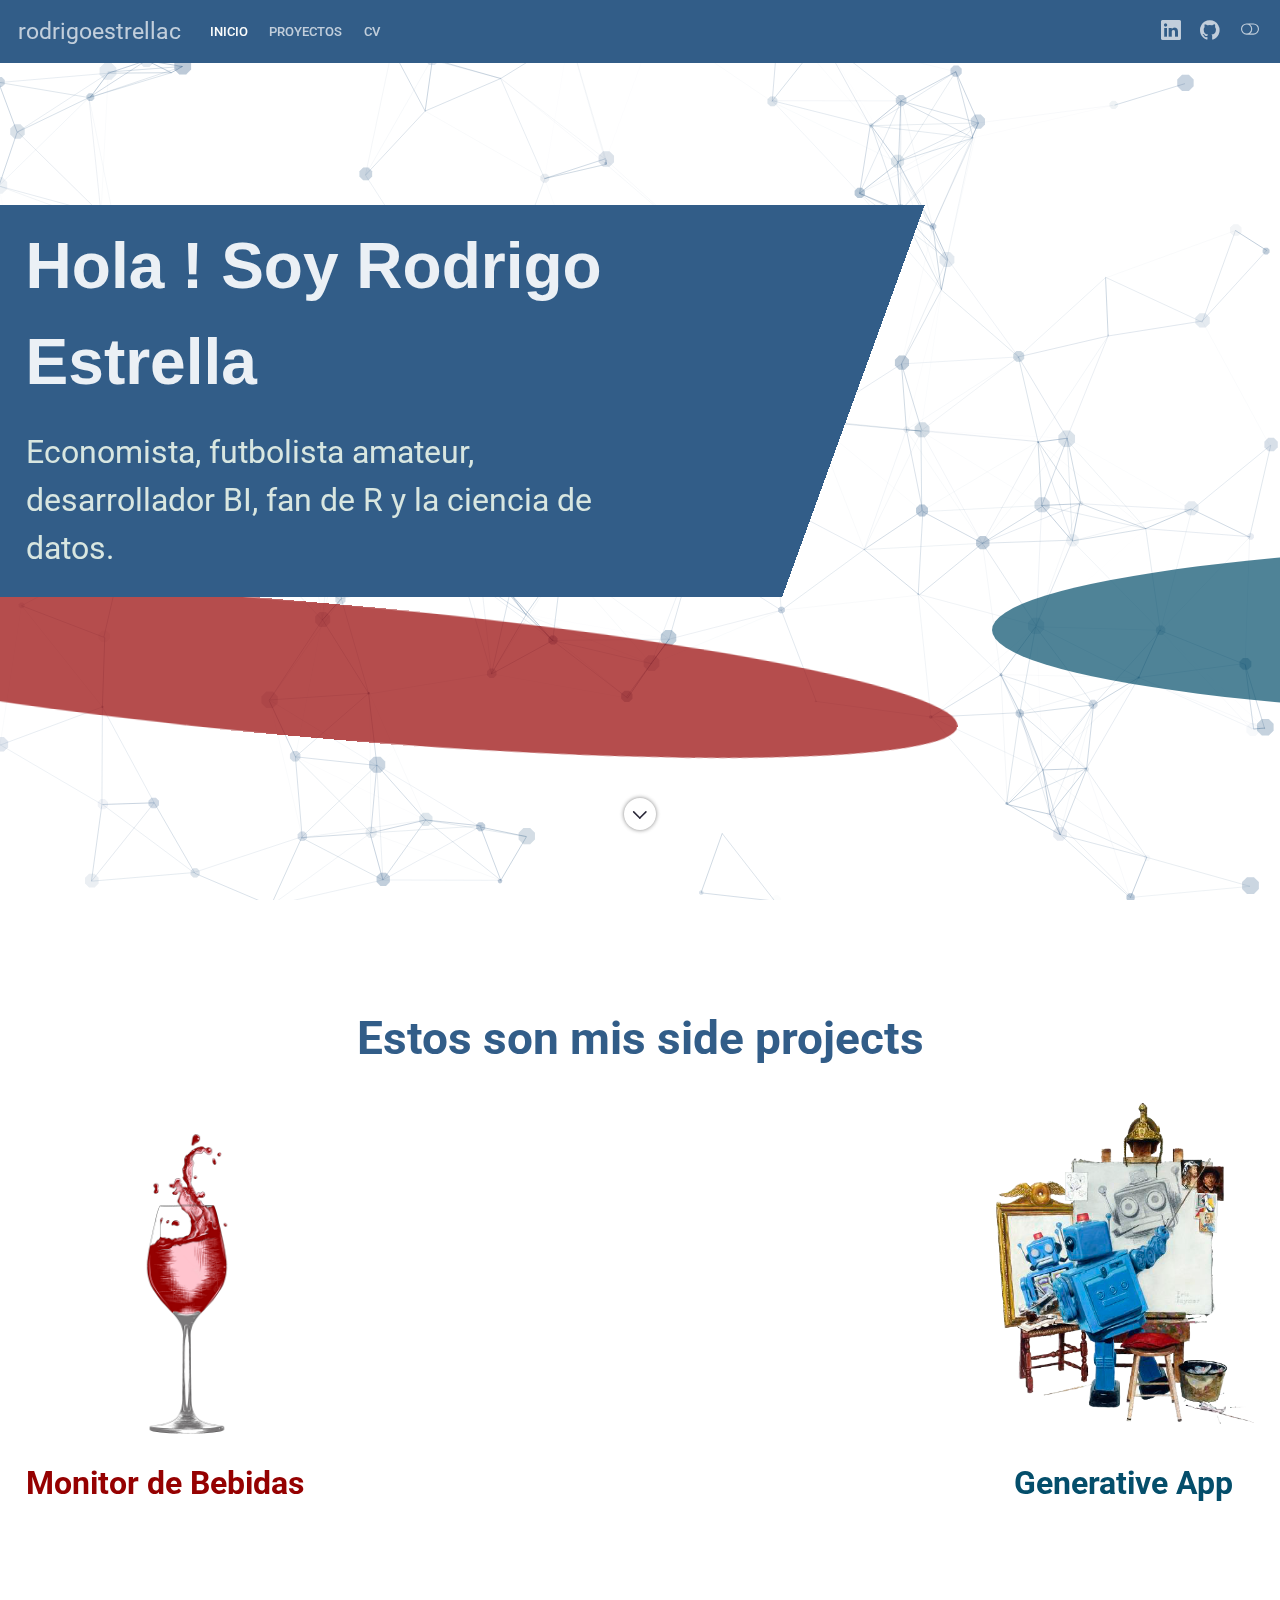
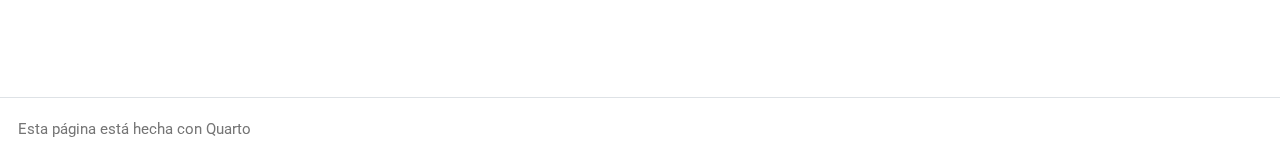
<file: index.html>
<!DOCTYPE html>
<html xmlns="http://www.w3.org/1999/xhtml" lang="en" xml:lang="en"><head>

<meta charset="utf-8">
<meta name="generator" content="quarto-1.0.36">

<meta name="viewport" content="width=device-width, initial-scale=1.0, user-scalable=yes">


<title>rodrigoestrellac -</title>
<style>
code{white-space: pre-wrap;}
span.smallcaps{font-variant: small-caps;}
span.underline{text-decoration: underline;}
div.column{display: inline-block; vertical-align: top; width: 50%;}
div.hanging-indent{margin-left: 1.5em; text-indent: -1.5em;}
ul.task-list{list-style: none;}
</style>


<script src="site_libs/quarto-nav/quarto-nav.js"></script>
<link href="./favicon.ico" rel="icon">
<script src="site_libs/clipboard/clipboard.min.js"></script>
<script src="site_libs/quarto-html/quarto.js"></script>
<script src="site_libs/quarto-html/popper.min.js"></script>
<script src="site_libs/quarto-html/tippy.umd.min.js"></script>
<script src="site_libs/quarto-html/anchor.min.js"></script>
<link href="site_libs/quarto-html/tippy.css" rel="stylesheet">
<link href="site_libs/quarto-html/quarto-syntax-highlighting.css" rel="stylesheet" class="quarto-color-scheme" id="quarto-text-highlighting-styles">
<link href="site_libs/quarto-html/quarto-syntax-highlighting-dark.css" rel="prefetch" class="quarto-color-scheme quarto-color-alternate" id="quarto-text-highlighting-styles">
<script src="site_libs/bootstrap/bootstrap.min.js"></script>
<link href="site_libs/bootstrap/bootstrap-icons.css" rel="stylesheet">
<link href="site_libs/bootstrap/bootstrap.min.css" rel="stylesheet" class="quarto-color-scheme" id="quarto-bootstrap" data-mode="light">
<link href="site_libs/bootstrap/bootstrap-dark.min.css" rel="prefetch" class="quarto-color-scheme quarto-color-alternate" id="quarto-bootstrap" data-mode="dark">
<script id="quarto-search-options" type="application/json">{
  "language": {
    "search-no-results-text": "No results",
    "search-matching-documents-text": "matching documents",
    "search-copy-link-title": "Copy link to search",
    "search-hide-matches-text": "Hide additional matches",
    "search-more-match-text": "more match in this document",
    "search-more-matches-text": "more matches in this document",
    "search-clear-button-title": "Clear",
    "search-detached-cancel-button-title": "Cancel",
    "search-submit-button-title": "Submit"
  }
}</script>
<style>html{ scroll-behavior: smooth; }</style>


<link rel="stylesheet" href="styles.css">
<meta property="og:title" content="rodrigoestrellac -">
<meta property="og:site-name" content="rodrigoestrellac">
</head>

<body class="nav-fixed fullcontent">

<div id="quarto-search-results"></div>
  <header id="quarto-header" class="headroom fixed-top">
    <nav class="navbar navbar-expand-lg navbar-dark ">
      <div class="navbar-container container-fluid">
      <a class="navbar-brand" href="./index.html">
    <span class="navbar-title">rodrigoestrellac</span>
  </a>
          <button class="navbar-toggler" type="button" data-bs-toggle="collapse" data-bs-target="#navbarCollapse" aria-controls="navbarCollapse" aria-expanded="false" aria-label="Toggle navigation" onclick="if (window.quartoToggleHeadroom) { window.quartoToggleHeadroom(); }">
  <span class="navbar-toggler-icon"></span>
</button>
          <div class="collapse navbar-collapse" id="navbarCollapse">
            <ul class="navbar-nav navbar-nav-scroll me-auto">
  <li class="nav-item">
    <a class="nav-link active" href="./index.html" aria-current="page">Inicio</a>
  </li>  
  <li class="nav-item">
    <a class="nav-link" href="./#proyectos">Proyectos</a>
  </li>  
  <li class="nav-item">
    <a class="nav-link" href="./about.html">CV</a>
  </li>  
</ul>
            <ul class="navbar-nav navbar-nav-scroll ms-auto">
  <li class="nav-item compact">
    <a class="nav-link" href="https://www.linkedin.com/in/rodrigo-agustin-estrella/"><i class="bi bi-linkedin" role="img">
</i> 
 </a>
  </li>  
  <li class="nav-item compact">
    <a class="nav-link" href="https://github.com/rodrigoestrellac"><i class="bi bi-github" role="img">
</i> 
 </a>
  </li>  
</ul>
              <div class="quarto-toggle-container">
                  <a href="" class="quarto-color-scheme-toggle nav-link" onclick="window.quartoToggleColorScheme(); return false;" title="Toggle dark mode"><i class="bi"></i></a>
              </div>
          </div> <!-- /navcollapse -->
      </div> <!-- /container-fluid -->
    </nav>
</header>
<!-- content -->
<div id="quarto-content" class="quarto-container page-layout-custom page-navbar">
<!-- sidebar -->
<!-- margin-sidebar -->
<!-- main -->



<!-- particles.js container -->
<div id="particles-js">

</div>
<!-- ::: {#background} -->
<!-- ::: -->
<!-- ```{=html} -->
<!-- <script src="js/d3.min.js"></script> -->
<!-- <script src="js/seeingTheoryHome.js"></script> -->
<!-- ``` -->
<script src="js/particles.min.js"></script>
<script>
         /* particlesJS.load(@dom-id, @path-json, @callback (optional)); */
    particlesJS.load('particles-js', 'particles.json', function() {
      console.log('callback - particles.js config loaded');
    });
    </script>
<div class="grid">
<div class="g-col-12 intro">
<!-- ::::: {.intro-screen} -->
<div class="intro-wrapper animSlideIn">
<div class="intro-title animFadeIn">
<p>Hola ! Soy Rodrigo Estrella</p>
</div>
<div class="subtitle-wrapper">
<div class="subtitle-wrap animFadeIn">
<p>Economista, futbolista amateur, desarrollador BI, fan de R y la ciencia de datos.</p>
</div>
</div>
</div>
<div class="scroll-down animFadeIn">
<div class="quarto-figure quarto-figure-center">
<figure class="figure">
<p><a href="#proyectos" height="50"><img src="www/bottom-arrow.svg" class="img-fluid figure-img"></a></p>
</figure>
</div>
</div>
<!-- ::::: -->
</div>
</div>
<!-- <div style = "height: 500px"> -->
<!-- </div> -->
<div id="proyectos" class="animFadeIn g-col-12">
<div class="title animFadeIn">
<p>Estos son mis side projects</p>
</div>
<div class="proyectos-img">
<div class="wine">
<div class="oval">

</div>
<p><a href="https://q-bebidas-2-l3i26aq4ga-uc.a.run.app/" target="_blank"></a></p><a href="https://q-bebidas-2-l3i26aq4ga-uc.a.run.app/" target="_blank">
<p><img src="www/handDrawn%20glassWine%20Reverse.png" height="350"></p>
<div class="wine-title">
<p>Monitor de Bebidas</p>
</div>
</a><p><a href="https://q-bebidas-2-l3i26aq4ga-uc.a.run.app/" target="_blank"></a></p>
</div>
<div class="robot">
<div class="reversedOval">

</div>
<p><a href="https://generative-app-l3i26aq4ga-uc.a.run.app/" target="_blank"> <img src="www/painter_robot.png" height="350"></a></p><a href="https://generative-app-l3i26aq4ga-uc.a.run.app/" target="_blank">
<div class="robot-title">
<p>Generative App</p>
</div>
</a><p><a href="https://generative-app-l3i26aq4ga-uc.a.run.app/" target="_blank"></a></p>
</div>
</div>
</div>
<script src="js/movement.js"></script>




<script id="quarto-html-after-body" type="application/javascript">
window.document.addEventListener("DOMContentLoaded", function (event) {
  const toggleBodyColorMode = (bsSheetEl) => {
    const mode = bsSheetEl.getAttribute("data-mode");
    const bodyEl = window.document.querySelector("body");
    if (mode === "dark") {
      bodyEl.classList.add("quarto-dark");
      bodyEl.classList.remove("quarto-light");
    } else {
      bodyEl.classList.add("quarto-light");
      bodyEl.classList.remove("quarto-dark");
    }
  }
  const toggleBodyColorPrimary = () => {
    const bsSheetEl = window.document.querySelector("link#quarto-bootstrap");
    if (bsSheetEl) {
      toggleBodyColorMode(bsSheetEl);
    }
  }
  toggleBodyColorPrimary();  
  const disableStylesheet = (stylesheets) => {
    for (let i=0; i < stylesheets.length; i++) {
      const stylesheet = stylesheets[i];
      stylesheet.rel = 'prefetch';
    }
  }
  const enableStylesheet = (stylesheets) => {
    for (let i=0; i < stylesheets.length; i++) {
      const stylesheet = stylesheets[i];
      stylesheet.rel = 'stylesheet';
    }
  }
  const manageTransitions = (selector, allowTransitions) => {
    const els = window.document.querySelectorAll(selector);
    for (let i=0; i < els.length; i++) {
      const el = els[i];
      if (allowTransitions) {
        el.classList.remove('notransition');
      } else {
        el.classList.add('notransition');
      }
    }
  }
  const toggleColorMode = (alternate) => {
    // Switch the stylesheets
    const alternateStylesheets = window.document.querySelectorAll('link.quarto-color-scheme.quarto-color-alternate');
    manageTransitions('#quarto-margin-sidebar .nav-link', false);
    if (alternate) {
      enableStylesheet(alternateStylesheets);
      for (const sheetNode of alternateStylesheets) {
        if (sheetNode.id === "quarto-bootstrap") {
          toggleBodyColorMode(sheetNode);
        }
      }
    } else {
      disableStylesheet(alternateStylesheets);
      toggleBodyColorPrimary();
    }
    manageTransitions('#quarto-margin-sidebar .nav-link', true);
    // Switch the toggles
    const toggles = window.document.querySelectorAll('.quarto-color-scheme-toggle');
    for (let i=0; i < toggles.length; i++) {
      const toggle = toggles[i];
      if (toggle) {
        if (alternate) {
          toggle.classList.add("alternate");     
        } else {
          toggle.classList.remove("alternate");
        }
      }
    }
  }
  const isFileUrl = () => { 
    return window.location.protocol === 'file:';
  }
  const hasAlternateSentinel = () => {  
    let styleSentinel = getColorSchemeSentinel();
    if (styleSentinel !== null) {
      return styleSentinel === "alternate";
    } else {
      return false;
    }
  }
  const setStyleSentinel = (alternate) => {
    const value = alternate ? "alternate" : "default";
    if (!isFileUrl()) {
      window.localStorage.setItem("quarto-color-scheme", value);
    } else {
      localAlternateSentinel = value;
    }
  }
  const getColorSchemeSentinel = () => {
    if (!isFileUrl()) {
      const storageValue = window.localStorage.getItem("quarto-color-scheme");
      return storageValue != null ? storageValue : localAlternateSentinel;
    } else {
      return localAlternateSentinel;
    }
  }
  let localAlternateSentinel = 'default';
  // Dark / light mode switch
  window.quartoToggleColorScheme = () => {
    // Read the current dark / light value 
    let toAlternate = !hasAlternateSentinel();
    toggleColorMode(toAlternate);
    setStyleSentinel(toAlternate);
  };
  // Ensure there is a toggle, if there isn't float one in the top right
  if (window.document.querySelector('.quarto-color-scheme-toggle') === null) {
    const a = window.document.createElement('a');
    a.classList.add('top-right');
    a.classList.add('quarto-color-scheme-toggle');
    a.href = "";
    a.onclick = function() { try { window.quartoToggleColorScheme(); } catch {} return false; };
    const i = window.document.createElement("i");
    i.classList.add('bi');
    a.appendChild(i);
    window.document.body.appendChild(a);
  }
  // Switch to dark mode if need be
  if (hasAlternateSentinel()) {
    toggleColorMode(true);
  } 
  const icon = "";
  const anchorJS = new window.AnchorJS();
  anchorJS.options = {
    placement: 'right',
    icon: icon
  };
  anchorJS.add('.anchored');
  const clipboard = new window.ClipboardJS('.code-copy-button', {
    target: function(trigger) {
      return trigger.previousElementSibling;
    }
  });
  clipboard.on('success', function(e) {
    // button target
    const button = e.trigger;
    // don't keep focus
    button.blur();
    // flash "checked"
    button.classList.add('code-copy-button-checked');
    var currentTitle = button.getAttribute("title");
    button.setAttribute("title", "Copied!");
    setTimeout(function() {
      button.setAttribute("title", currentTitle);
      button.classList.remove('code-copy-button-checked');
    }, 1000);
    // clear code selection
    e.clearSelection();
  });
  function tippyHover(el, contentFn) {
    const config = {
      allowHTML: true,
      content: contentFn,
      maxWidth: 500,
      delay: 100,
      arrow: false,
      appendTo: function(el) {
          return el.parentElement;
      },
      interactive: true,
      interactiveBorder: 10,
      theme: 'quarto',
      placement: 'bottom-start'
    };
    window.tippy(el, config); 
  }
  const noterefs = window.document.querySelectorAll('a[role="doc-noteref"]');
  for (var i=0; i<noterefs.length; i++) {
    const ref = noterefs[i];
    tippyHover(ref, function() {
      let href = ref.getAttribute('href');
      try { href = new URL(href).hash; } catch {}
      const id = href.replace(/^#\/?/, "");
      const note = window.document.getElementById(id);
      return note.innerHTML;
    });
  }
  var bibliorefs = window.document.querySelectorAll('a[role="doc-biblioref"]');
  for (var i=0; i<bibliorefs.length; i++) {
    const ref = bibliorefs[i];
    const cites = ref.parentNode.getAttribute('data-cites').split(' ');
    tippyHover(ref, function() {
      var popup = window.document.createElement('div');
      cites.forEach(function(cite) {
        var citeDiv = window.document.createElement('div');
        citeDiv.classList.add('hanging-indent');
        citeDiv.classList.add('csl-entry');
        var biblioDiv = window.document.getElementById('ref-' + cite);
        if (biblioDiv) {
          citeDiv.innerHTML = biblioDiv.innerHTML;
        }
        popup.appendChild(citeDiv);
      });
      return popup.innerHTML;
    });
  }
    var localhostRegex = new RegExp(/^(?:http|https):\/\/localhost\:?[0-9]*\//);
      var filterRegex = new RegExp('/' + window.location.host + '/');
    var isInternal = (href) => {
        return filterRegex.test(href) || localhostRegex.test(href);
    }
    // Inspect non-navigation links and adorn them if external
    var links = window.document.querySelectorAll('a:not(.nav-link):not(.navbar-brand):not(.toc-action):not(.sidebar-link):not(.sidebar-item-toggle):not(.pagination-link):not(.no-external)');
    for (var i=0; i<links.length; i++) {
      const link = links[i];
      if (!isInternal(link.href)) {
          // target, if specified
          link.setAttribute("target", "_blank");
      }
    }
});
</script>
</div> <!-- /content -->
<footer class="footer">
  <div class="nav-footer">
    <div class="nav-footer-left">Esta página está hecha con <a href="https://quarto.org/">Quarto</a></div>   
  </div>
</footer>



<script src="site_libs/quarto-html/zenscroll-min.js"></script>
</body></html>
</file>
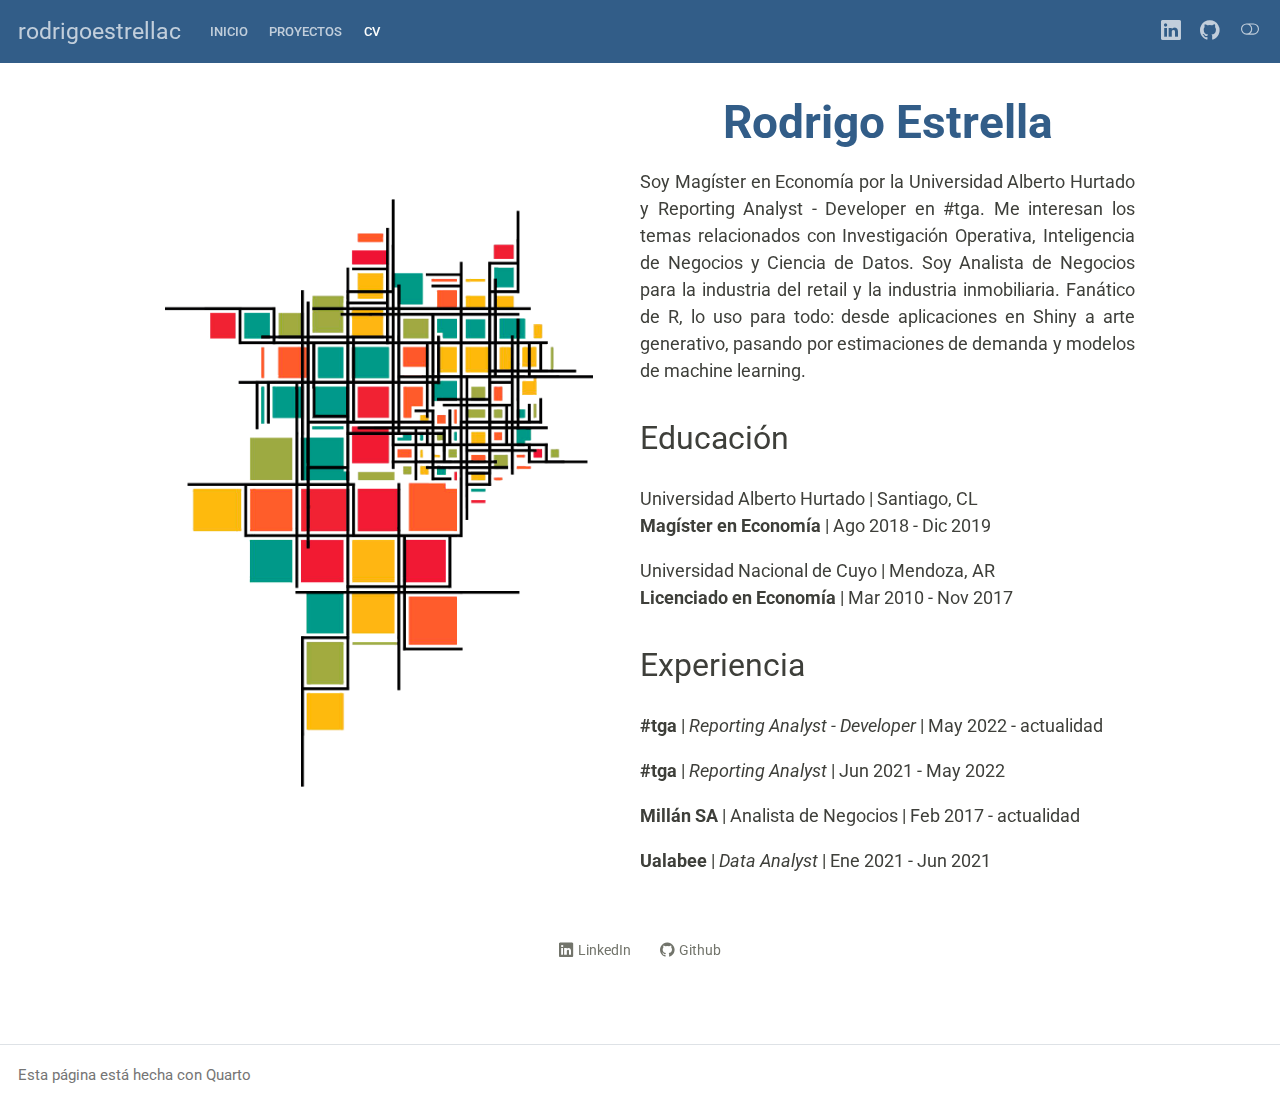
<file: about.html>
<!DOCTYPE html>
<html xmlns="http://www.w3.org/1999/xhtml" lang="en" xml:lang="en"><head>

<meta charset="utf-8">
<meta name="generator" content="quarto-1.0.36">

<meta name="viewport" content="width=device-width, initial-scale=1.0, user-scalable=yes">


<title>rodrigoestrellac - Rodrigo Estrella</title>
<style>
code{white-space: pre-wrap;}
span.smallcaps{font-variant: small-caps;}
span.underline{text-decoration: underline;}
div.column{display: inline-block; vertical-align: top; width: 50%;}
div.hanging-indent{margin-left: 1.5em; text-indent: -1.5em;}
ul.task-list{list-style: none;}
</style>


<script src="site_libs/quarto-nav/quarto-nav.js"></script>
<link href="./favicon.ico" rel="icon">
<script src="site_libs/clipboard/clipboard.min.js"></script>
<script src="site_libs/quarto-html/quarto.js"></script>
<script src="site_libs/quarto-html/popper.min.js"></script>
<script src="site_libs/quarto-html/tippy.umd.min.js"></script>
<link href="site_libs/quarto-html/tippy.css" rel="stylesheet">
<link href="site_libs/quarto-html/quarto-syntax-highlighting.css" rel="stylesheet" class="quarto-color-scheme" id="quarto-text-highlighting-styles">
<link href="site_libs/quarto-html/quarto-syntax-highlighting-dark.css" rel="prefetch" class="quarto-color-scheme quarto-color-alternate" id="quarto-text-highlighting-styles">
<script src="site_libs/bootstrap/bootstrap.min.js"></script>
<link href="site_libs/bootstrap/bootstrap-icons.css" rel="stylesheet">
<link href="site_libs/bootstrap/bootstrap.min.css" rel="stylesheet" class="quarto-color-scheme" id="quarto-bootstrap" data-mode="light">
<link href="site_libs/bootstrap/bootstrap-dark.min.css" rel="prefetch" class="quarto-color-scheme quarto-color-alternate" id="quarto-bootstrap" data-mode="dark">
<script id="quarto-search-options" type="application/json">{
  "language": {
    "search-no-results-text": "No results",
    "search-matching-documents-text": "matching documents",
    "search-copy-link-title": "Copy link to search",
    "search-hide-matches-text": "Hide additional matches",
    "search-more-match-text": "more match in this document",
    "search-more-matches-text": "more matches in this document",
    "search-clear-button-title": "Clear",
    "search-detached-cancel-button-title": "Cancel",
    "search-submit-button-title": "Submit"
  }
}</script>
<style>html{ scroll-behavior: smooth; }</style>


<link rel="stylesheet" href="styles.css">
<meta property="og:title" content="rodrigoestrellac - Rodrigo Estrella">
<meta property="og:site-name" content="rodrigoestrellac">
</head>

<body class="nav-fixed fullcontent">

<div id="quarto-search-results"></div>
  <header id="quarto-header" class="headroom fixed-top">
    <nav class="navbar navbar-expand-lg navbar-dark ">
      <div class="navbar-container container-fluid">
      <a class="navbar-brand" href="./index.html">
    <span class="navbar-title">rodrigoestrellac</span>
  </a>
          <button class="navbar-toggler" type="button" data-bs-toggle="collapse" data-bs-target="#navbarCollapse" aria-controls="navbarCollapse" aria-expanded="false" aria-label="Toggle navigation" onclick="if (window.quartoToggleHeadroom) { window.quartoToggleHeadroom(); }">
  <span class="navbar-toggler-icon"></span>
</button>
          <div class="collapse navbar-collapse" id="navbarCollapse">
            <ul class="navbar-nav navbar-nav-scroll me-auto">
  <li class="nav-item">
    <a class="nav-link" href="./index.html">Inicio</a>
  </li>  
  <li class="nav-item">
    <a class="nav-link" href="./#proyectos">Proyectos</a>
  </li>  
  <li class="nav-item">
    <a class="nav-link active" href="./about.html" aria-current="page">CV</a>
  </li>  
</ul>
            <ul class="navbar-nav navbar-nav-scroll ms-auto">
  <li class="nav-item compact">
    <a class="nav-link" href="https://www.linkedin.com/in/rodrigo-agustin-estrella/"><i class="bi bi-linkedin" role="img">
</i> 
 </a>
  </li>  
  <li class="nav-item compact">
    <a class="nav-link" href="https://github.com/rodrigoestrellac"><i class="bi bi-github" role="img">
</i> 
 </a>
  </li>  
</ul>
              <div class="quarto-toggle-container">
                  <a href="" class="quarto-color-scheme-toggle nav-link" onclick="window.quartoToggleColorScheme(); return false;" title="Toggle dark mode"><i class="bi"></i></a>
              </div>
          </div> <!-- /navcollapse -->
      </div> <!-- /container-fluid -->
    </nav>
</header>
<!-- content -->
<div id="quarto-content" class="quarto-container page-columns page-rows-contents page-layout-article page-navbar">
<!-- sidebar -->
<!-- margin-sidebar -->
    
<!-- main -->
<div class="quarto-about-broadside column-page">
  <div class="about-main">
    <div class="about-entity" style="background-image: url('www/mondrianomies_artwork - copia.png')"></div>
    <div class="about-contents"><header id="title-block-header" class="quarto-title-block default">
<div class="quarto-title">
<h1 class="title">Rodrigo Estrella</h1>
</div>
<div class="quarto-title-meta">
  </div>
</header><main class="content" id="quarto-document-content">
<div class="cv-intro">
Soy Magíster en Economía por la Universidad Alberto Hurtado y Reporting Analyst - Developer en #tga. Me interesan los temas relacionados con Investigación Operativa, Inteligencia de Negocios y Ciencia de Datos. Soy Analista de Negocios para la industria del retail y la industria inmobiliaria. Fanático de R, lo uso para todo: desde aplicaciones en Shiny a arte generativo, pasando por estimaciones de demanda y modelos de machine learning.
<div>
<section id="educación" class="level2">
<h2 data-anchor-id="educación">Educación</h2>
<p>Universidad Alberto Hurtado | Santiago, CL <br> <strong>Magíster en Economía</strong> | Ago 2018 - Dic 2019</p>
<p>Universidad Nacional de Cuyo | Mendoza, AR <br> <strong>Licenciado en Economía</strong> | Mar 2010 - Nov 2017</p>
</section>
<section id="experiencia" class="level2">
<h2 data-anchor-id="experiencia">Experiencia</h2>
<p><strong>#tga</strong> | <em>Reporting Analyst - Developer</em> | May 2022 - actualidad</p>
<p><strong>#tga</strong> | <em>Reporting Analyst</em> | Jun 2021 - May 2022</p>
<p><strong>Millán SA</strong> | Analista de Negocios | Feb 2017 - actualidad</p>
<p><strong>Ualabee</strong> | <em>Data Analyst</em> | Ene 2021 - Jun 2021</p>


</section>
</div></div></main></div>
  </div>
  <div class="about-links">
  <a href="https://www.linkedin.com/in/rodrigo-agustin-estrella/" class="about-link">
    <i class="bi bi-linkedin"></i>
     <span class="about-link-text">LinkedIn</span>
  </a>
  <a href="https://github.com/rodrigoestrellac" class="about-link">
    <i class="bi bi-github"></i>
     <span class="about-link-text">Github</span>
  </a>
</div>
</div>
 <!-- /main -->
<script id="quarto-html-after-body" type="application/javascript">
window.document.addEventListener("DOMContentLoaded", function (event) {
  const toggleBodyColorMode = (bsSheetEl) => {
    const mode = bsSheetEl.getAttribute("data-mode");
    const bodyEl = window.document.querySelector("body");
    if (mode === "dark") {
      bodyEl.classList.add("quarto-dark");
      bodyEl.classList.remove("quarto-light");
    } else {
      bodyEl.classList.add("quarto-light");
      bodyEl.classList.remove("quarto-dark");
    }
  }
  const toggleBodyColorPrimary = () => {
    const bsSheetEl = window.document.querySelector("link#quarto-bootstrap");
    if (bsSheetEl) {
      toggleBodyColorMode(bsSheetEl);
    }
  }
  toggleBodyColorPrimary();  
  const disableStylesheet = (stylesheets) => {
    for (let i=0; i < stylesheets.length; i++) {
      const stylesheet = stylesheets[i];
      stylesheet.rel = 'prefetch';
    }
  }
  const enableStylesheet = (stylesheets) => {
    for (let i=0; i < stylesheets.length; i++) {
      const stylesheet = stylesheets[i];
      stylesheet.rel = 'stylesheet';
    }
  }
  const manageTransitions = (selector, allowTransitions) => {
    const els = window.document.querySelectorAll(selector);
    for (let i=0; i < els.length; i++) {
      const el = els[i];
      if (allowTransitions) {
        el.classList.remove('notransition');
      } else {
        el.classList.add('notransition');
      }
    }
  }
  const toggleColorMode = (alternate) => {
    // Switch the stylesheets
    const alternateStylesheets = window.document.querySelectorAll('link.quarto-color-scheme.quarto-color-alternate');
    manageTransitions('#quarto-margin-sidebar .nav-link', false);
    if (alternate) {
      enableStylesheet(alternateStylesheets);
      for (const sheetNode of alternateStylesheets) {
        if (sheetNode.id === "quarto-bootstrap") {
          toggleBodyColorMode(sheetNode);
        }
      }
    } else {
      disableStylesheet(alternateStylesheets);
      toggleBodyColorPrimary();
    }
    manageTransitions('#quarto-margin-sidebar .nav-link', true);
    // Switch the toggles
    const toggles = window.document.querySelectorAll('.quarto-color-scheme-toggle');
    for (let i=0; i < toggles.length; i++) {
      const toggle = toggles[i];
      if (toggle) {
        if (alternate) {
          toggle.classList.add("alternate");     
        } else {
          toggle.classList.remove("alternate");
        }
      }
    }
  }
  const isFileUrl = () => { 
    return window.location.protocol === 'file:';
  }
  const hasAlternateSentinel = () => {  
    let styleSentinel = getColorSchemeSentinel();
    if (styleSentinel !== null) {
      return styleSentinel === "alternate";
    } else {
      return false;
    }
  }
  const setStyleSentinel = (alternate) => {
    const value = alternate ? "alternate" : "default";
    if (!isFileUrl()) {
      window.localStorage.setItem("quarto-color-scheme", value);
    } else {
      localAlternateSentinel = value;
    }
  }
  const getColorSchemeSentinel = () => {
    if (!isFileUrl()) {
      const storageValue = window.localStorage.getItem("quarto-color-scheme");
      return storageValue != null ? storageValue : localAlternateSentinel;
    } else {
      return localAlternateSentinel;
    }
  }
  let localAlternateSentinel = 'default';
  // Dark / light mode switch
  window.quartoToggleColorScheme = () => {
    // Read the current dark / light value 
    let toAlternate = !hasAlternateSentinel();
    toggleColorMode(toAlternate);
    setStyleSentinel(toAlternate);
  };
  // Ensure there is a toggle, if there isn't float one in the top right
  if (window.document.querySelector('.quarto-color-scheme-toggle') === null) {
    const a = window.document.createElement('a');
    a.classList.add('top-right');
    a.classList.add('quarto-color-scheme-toggle');
    a.href = "";
    a.onclick = function() { try { window.quartoToggleColorScheme(); } catch {} return false; };
    const i = window.document.createElement("i");
    i.classList.add('bi');
    a.appendChild(i);
    window.document.body.appendChild(a);
  }
  // Switch to dark mode if need be
  if (hasAlternateSentinel()) {
    toggleColorMode(true);
  } 
  const clipboard = new window.ClipboardJS('.code-copy-button', {
    target: function(trigger) {
      return trigger.previousElementSibling;
    }
  });
  clipboard.on('success', function(e) {
    // button target
    const button = e.trigger;
    // don't keep focus
    button.blur();
    // flash "checked"
    button.classList.add('code-copy-button-checked');
    var currentTitle = button.getAttribute("title");
    button.setAttribute("title", "Copied!");
    setTimeout(function() {
      button.setAttribute("title", currentTitle);
      button.classList.remove('code-copy-button-checked');
    }, 1000);
    // clear code selection
    e.clearSelection();
  });
  function tippyHover(el, contentFn) {
    const config = {
      allowHTML: true,
      content: contentFn,
      maxWidth: 500,
      delay: 100,
      arrow: false,
      appendTo: function(el) {
          return el.parentElement;
      },
      interactive: true,
      interactiveBorder: 10,
      theme: 'quarto',
      placement: 'bottom-start'
    };
    window.tippy(el, config); 
  }
  const noterefs = window.document.querySelectorAll('a[role="doc-noteref"]');
  for (var i=0; i<noterefs.length; i++) {
    const ref = noterefs[i];
    tippyHover(ref, function() {
      let href = ref.getAttribute('href');
      try { href = new URL(href).hash; } catch {}
      const id = href.replace(/^#\/?/, "");
      const note = window.document.getElementById(id);
      return note.innerHTML;
    });
  }
  var bibliorefs = window.document.querySelectorAll('a[role="doc-biblioref"]');
  for (var i=0; i<bibliorefs.length; i++) {
    const ref = bibliorefs[i];
    const cites = ref.parentNode.getAttribute('data-cites').split(' ');
    tippyHover(ref, function() {
      var popup = window.document.createElement('div');
      cites.forEach(function(cite) {
        var citeDiv = window.document.createElement('div');
        citeDiv.classList.add('hanging-indent');
        citeDiv.classList.add('csl-entry');
        var biblioDiv = window.document.getElementById('ref-' + cite);
        if (biblioDiv) {
          citeDiv.innerHTML = biblioDiv.innerHTML;
        }
        popup.appendChild(citeDiv);
      });
      return popup.innerHTML;
    });
  }
    var localhostRegex = new RegExp(/^(?:http|https):\/\/localhost\:?[0-9]*\//);
      var filterRegex = new RegExp('/' + window.location.host + '/');
    var isInternal = (href) => {
        return filterRegex.test(href) || localhostRegex.test(href);
    }
    // Inspect non-navigation links and adorn them if external
    var links = window.document.querySelectorAll('a:not(.nav-link):not(.navbar-brand):not(.toc-action):not(.sidebar-link):not(.sidebar-item-toggle):not(.pagination-link):not(.no-external)');
    for (var i=0; i<links.length; i++) {
      const link = links[i];
      if (!isInternal(link.href)) {
          // target, if specified
          link.setAttribute("target", "_blank");
      }
    }
});
</script>
</div> <!-- /content -->
<footer class="footer">
  <div class="nav-footer">
    <div class="nav-footer-left">Esta página está hecha con <a href="https://quarto.org/">Quarto</a></div>   
  </div>
</footer>



<script src="site_libs/quarto-html/zenscroll-min.js"></script>
</body></html>
</file>
<file: site_libs/quarto-html/tippy.css>
.tippy-box[data-animation=fade][data-state=hidden]{opacity:0}[data-tippy-root]{max-width:calc(100vw - 10px)}.tippy-box{position:relative;background-color:#333;color:#fff;border-radius:4px;font-size:14px;line-height:1.4;white-space:normal;outline:0;transition-property:transform,visibility,opacity}.tippy-box[data-placement^=top]>.tippy-arrow{bottom:0}.tippy-box[data-placement^=top]>.tippy-arrow:before{bottom:-7px;left:0;border-width:8px 8px 0;border-top-color:initial;transform-origin:center top}.tippy-box[data-placement^=bottom]>.tippy-arrow{top:0}.tippy-box[data-placement^=bottom]>.tippy-arrow:before{top:-7px;left:0;border-width:0 8px 8px;border-bottom-color:initial;transform-origin:center bottom}.tippy-box[data-placement^=left]>.tippy-arrow{right:0}.tippy-box[data-placement^=left]>.tippy-arrow:before{border-width:8px 0 8px 8px;border-left-color:initial;right:-7px;transform-origin:center left}.tippy-box[data-placement^=right]>.tippy-arrow{left:0}.tippy-box[data-placement^=right]>.tippy-arrow:before{left:-7px;border-width:8px 8px 8px 0;border-right-color:initial;transform-origin:center right}.tippy-box[data-inertia][data-state=visible]{transition-timing-function:cubic-bezier(.54,1.5,.38,1.11)}.tippy-arrow{width:16px;height:16px;color:#333}.tippy-arrow:before{content:"";position:absolute;border-color:transparent;border-style:solid}.tippy-content{position:relative;padding:5px 9px;z-index:1}
</file>
<file: site_libs/quarto-html/quarto-syntax-highlighting.css>
/* quarto syntax highlight colors */
:root {
  --quarto-hl-ot-color: #003B4F;
  --quarto-hl-at-color: #657422;
  --quarto-hl-ss-color: #20794D;
  --quarto-hl-an-color: #5E5E5E;
  --quarto-hl-fu-color: #4758AB;
  --quarto-hl-st-color: #20794D;
  --quarto-hl-cf-color: #003B4F;
  --quarto-hl-op-color: #5E5E5E;
  --quarto-hl-er-color: #AD0000;
  --quarto-hl-bn-color: #AD0000;
  --quarto-hl-al-color: #AD0000;
  --quarto-hl-va-color: #111111;
  --quarto-hl-bu-color: inherit;
  --quarto-hl-ex-color: inherit;
  --quarto-hl-pp-color: #AD0000;
  --quarto-hl-in-color: #5E5E5E;
  --quarto-hl-vs-color: #20794D;
  --quarto-hl-wa-color: #5E5E5E;
  --quarto-hl-do-color: #5E5E5E;
  --quarto-hl-im-color: #00769E;
  --quarto-hl-ch-color: #20794D;
  --quarto-hl-dt-color: #AD0000;
  --quarto-hl-fl-color: #AD0000;
  --quarto-hl-co-color: #5E5E5E;
  --quarto-hl-cv-color: #5E5E5E;
  --quarto-hl-cn-color: #8f5902;
  --quarto-hl-sc-color: #5E5E5E;
  --quarto-hl-dv-color: #AD0000;
  --quarto-hl-kw-color: #003B4F;
}

/* other quarto variables */
:root {
  --quarto-font-monospace: SFMono-Regular, Menlo, Monaco, Consolas, "Liberation Mono", "Courier New", monospace;
}

pre > code.sourceCode > span {
  color: #003B4F;
}

code span {
  color: #003B4F;
}

code.sourceCode > span {
  color: #003B4F;
}

div.sourceCode,
div.sourceCode pre.sourceCode {
  color: #003B4F;
}

code span.ot {
  color: #003B4F;
}

code span.at {
  color: #657422;
}

code span.ss {
  color: #20794D;
}

code span.an {
  color: #5E5E5E;
}

code span.fu {
  color: #4758AB;
}

code span.st {
  color: #20794D;
}

code span.cf {
  color: #003B4F;
}

code span.op {
  color: #5E5E5E;
}

code span.er {
  color: #AD0000;
}

code span.bn {
  color: #AD0000;
}

code span.al {
  color: #AD0000;
}

code span.va {
  color: #111111;
}

code span.pp {
  color: #AD0000;
}

code span.in {
  color: #5E5E5E;
}

code span.vs {
  color: #20794D;
}

code span.wa {
  color: #5E5E5E;
  font-style: italic;
}

code span.do {
  color: #5E5E5E;
  font-style: italic;
}

code span.im {
  color: #00769E;
}

code span.ch {
  color: #20794D;
}

code span.dt {
  color: #AD0000;
}

code span.fl {
  color: #AD0000;
}

code span.co {
  color: #5E5E5E;
}

code span.cv {
  color: #5E5E5E;
  font-style: italic;
}

code span.cn {
  color: #8f5902;
}

code span.sc {
  color: #5E5E5E;
}

code span.dv {
  color: #AD0000;
}

code span.kw {
  color: #003B4F;
}

.prevent-inlining {
  content: "</";
}

/*# sourceMappingURL=debc5d5d77c3f9108843748ff7464032.css.map */
</file>
<file: site_libs/quarto-html/quarto-syntax-highlighting-dark.css>
/* quarto syntax highlight colors */
:root {
  --quarto-hl-al-color: #f07178;
  --quarto-hl-an-color: #d4d0ab;
  --quarto-hl-at-color: #00e0e0;
  --quarto-hl-bn-color: #d4d0ab;
  --quarto-hl-bu-color: #abe338;
  --quarto-hl-ch-color: #abe338;
  --quarto-hl-co-color: #f8f8f2;
  --quarto-hl-cv-color: #ffd700;
  --quarto-hl-cn-color: #ffd700;
  --quarto-hl-cf-color: #ffa07a;
  --quarto-hl-dt-color: #ffa07a;
  --quarto-hl-dv-color: #d4d0ab;
  --quarto-hl-do-color: #f8f8f2;
  --quarto-hl-er-color: #f07178;
  --quarto-hl-ex-color: #00e0e0;
  --quarto-hl-fl-color: #d4d0ab;
  --quarto-hl-fu-color: #ffa07a;
  --quarto-hl-im-color: #abe338;
  --quarto-hl-in-color: #d4d0ab;
  --quarto-hl-kw-color: #ffa07a;
  --quarto-hl-op-color: #ffa07a;
  --quarto-hl-ot-color: #00e0e0;
  --quarto-hl-pp-color: #dcc6e0;
  --quarto-hl-re-color: #00e0e0;
  --quarto-hl-sc-color: #abe338;
  --quarto-hl-ss-color: #abe338;
  --quarto-hl-st-color: #abe338;
  --quarto-hl-va-color: #00e0e0;
  --quarto-hl-vs-color: #abe338;
  --quarto-hl-wa-color: #dcc6e0;
}

/* other quarto variables */
:root {
  --quarto-font-monospace: SFMono-Regular, Menlo, Monaco, Consolas, "Liberation Mono", "Courier New", monospace;
}

code span.al {
  font-weight: bold;
  color: #f07178;
}

code span.an {
  color: #d4d0ab;
}

code span.at {
  color: #00e0e0;
}

code span.bn {
  color: #d4d0ab;
}

code span.bu {
  color: #abe338;
}

code span.ch {
  color: #abe338;
}

code span.co {
  font-style: italic;
  color: #f8f8f2;
}

code span.cv {
  color: #ffd700;
}

code span.cn {
  color: #ffd700;
}

code span.cf {
  font-weight: bold;
  color: #ffa07a;
}

code span.dt {
  color: #ffa07a;
}

code span.dv {
  color: #d4d0ab;
}

code span.do {
  color: #f8f8f2;
}

code span.er {
  color: #f07178;
  text-decoration: underline;
}

code span.ex {
  font-weight: bold;
  color: #00e0e0;
}

code span.fl {
  color: #d4d0ab;
}

code span.fu {
  color: #ffa07a;
}

code span.im {
  color: #abe338;
}

code span.in {
  color: #d4d0ab;
}

code span.kw {
  font-weight: bold;
  color: #ffa07a;
}

pre > code.sourceCode > span {
  color: #f8f8f2;
}

code span {
  color: #f8f8f2;
}

code.sourceCode > span {
  color: #f8f8f2;
}

div.sourceCode,
div.sourceCode pre.sourceCode {
  color: #f8f8f2;
}

code span.op {
  color: #ffa07a;
}

code span.ot {
  color: #00e0e0;
}

code span.pp {
  color: #dcc6e0;
}

code span.re {
  color: #00e0e0;
}

code span.sc {
  color: #abe338;
}

code span.ss {
  color: #abe338;
}

code span.st {
  color: #abe338;
}

code span.va {
  color: #00e0e0;
}

code span.vs {
  color: #abe338;
}

code span.wa {
  color: #dcc6e0;
}

.prevent-inlining {
  content: "</";
}

/*# sourceMappingURL=935a306eefa94366c21e1a970dddb765.css.map */
</file>
<file: styles.css>
/* css styles */
/*Grid */
/*.g-col-12{
  margin-left: 5%;
  margin-right: 5%;
}
/*Cuerpo*/
/*#quarto-content{
  animation: fadeIn 2s;
}*/
.intro{
  height: 100vh;
}
/*Animaciones */
/*Defino*/
@keyframes fadeIn {
  0% { opacity: 0; }
  100% { opacity: 1; }
}
@keyframes slide-in {
    0% { transform: translateX(-100%); }
}

@-webkit-keyframes slide-in {
    0% { -webkit-transform: translateX(-100%); }
}
    
@keyframes slide-out {
    0% { transform: translateX(0%); }
    100% { transform: translateX(-100%); }
}

@-webkit-keyframes slide-out {
    0% { -webkit-transform: translateX(0%); }
    100% { -webkit-transform: translateX(-100%); }
}

/*Aplico Clases*/
.animFadeIn{
  animation: fadeIn 3s;
  -webkit-animation: fadeIn 3s forwards;
}
.animSlideIn {
    animation: slide-in 1s forwards;
    -webkit-animation: slide-in 1s forwards;
}
.animSlideOut {
    animation: slide-out 0.5s forwards;
    -webkit-animation: slide-out 0.5s forwards;
}

.intro-wrapper{
  background: linear-gradient(110deg, #325d88 65%, rgba(255,0,0,0) 65%);
  width: 100%;
  margin-top: 10%;
  
}
.intro-title{
  color: #ebf0f5;
  font-size: 64px;
  font-family: Arial;
  font-weight: bold;
  width: 60%;
  margin-left: 2%;
  padding-top: 1%;
}
.subtitle-wrapper{
  width: 55%;
  transform: skewX(-20deg);
  margin-left: 2%;
  
}
.subtitle-wrap{
  width: 90%;
  color: #d8e6e0;
  font-size: 32px;
  font-family: roboto;
  transform: skewX(20deg);
  padding-bottom: 1%;
}
.subtitle{
  color: #04633f;
  font-size: 32px;
  font-family: roboto;
  margin-left: 2%;
}
/*Boton*/
.scroll-down{
    /* width: 20px; */
    position: absolute;
    bottom: 35px;
    text-align: center;
    cursor: pointer;
    /* padding-left: 25%; */
    margin-left: auto;
    margin-right: auto;
    left: 0;
    right: 0;
}
/*Proyectos*/
#proyectos{
  height: 80vh;
}
.title{
  color: #325d88;
  font-size: 46px;
  /*font-family: Arial;*/
  font-weight: bold;
  padding-top: 1%;
  text-align: center;
}
.proyectos-img{
  display: flex;
  justify-content: space-between;
  margin-left: 2%;
  margin-right: 2%;
}
.robot{
  flex-direction: row;
  align-content: center;
}
.robot-title{
  width: 100%;
  font-weight: bold;
  font-size: 32px;
  text-align: center;
  color: #044e6b;
}
.wine{
  flex-direction: row;
  align-content: center;
}
.wine-title{
  width: 100%;
  font-weight: bold;
  font-size: 32px;
  text-align: center;
  color: #950101;
}
.wine img{
  float: right;
}
.oval{
  position: absolute;
  bottom: 18%;
  left: -25%;
  width: 100%;
  height: 15%;
  border-radius:50%;
  background:#950101;
  opacity: 0.7;
  -webkit-transform: rotate(5deg);
  z-index: -1;
}
.reversedOval{
  position: absolute;
  bottom: 20%;
  /* right: 12%; */
  width: 110%;
  height: 20%;
  border-radius: 50%;
  background: #044e6b;
  opacity: 0.7;
  /*-webkit-transform: rotate(90deg);*/
  z-index: -1;
}
a{
  text-decoration: none;
}
a:hover{
  color: #168058;
}

/*CV*/
.cv-intro{
  text-align: justify;
}
/*body {
    height: 150vh;
}
*/
/*.index-intro-box{
  background-color: #325d88;
  opacity: 0.5;
}
*/
/*Particles background*/
#particles-js {
	position: fixed;
	left: 0;
	top: 0;
	width: 100%;
	height: 100%;
	z-index: -2;
/*	background-image: radial-gradient(#20794D 10%, #00769E 100%);*/
}
#background{
  position: fixed;
	left: 0;
	top: 0;
	width: 100%;
	height: 100%;
	z-index: -2;
}
</file>
